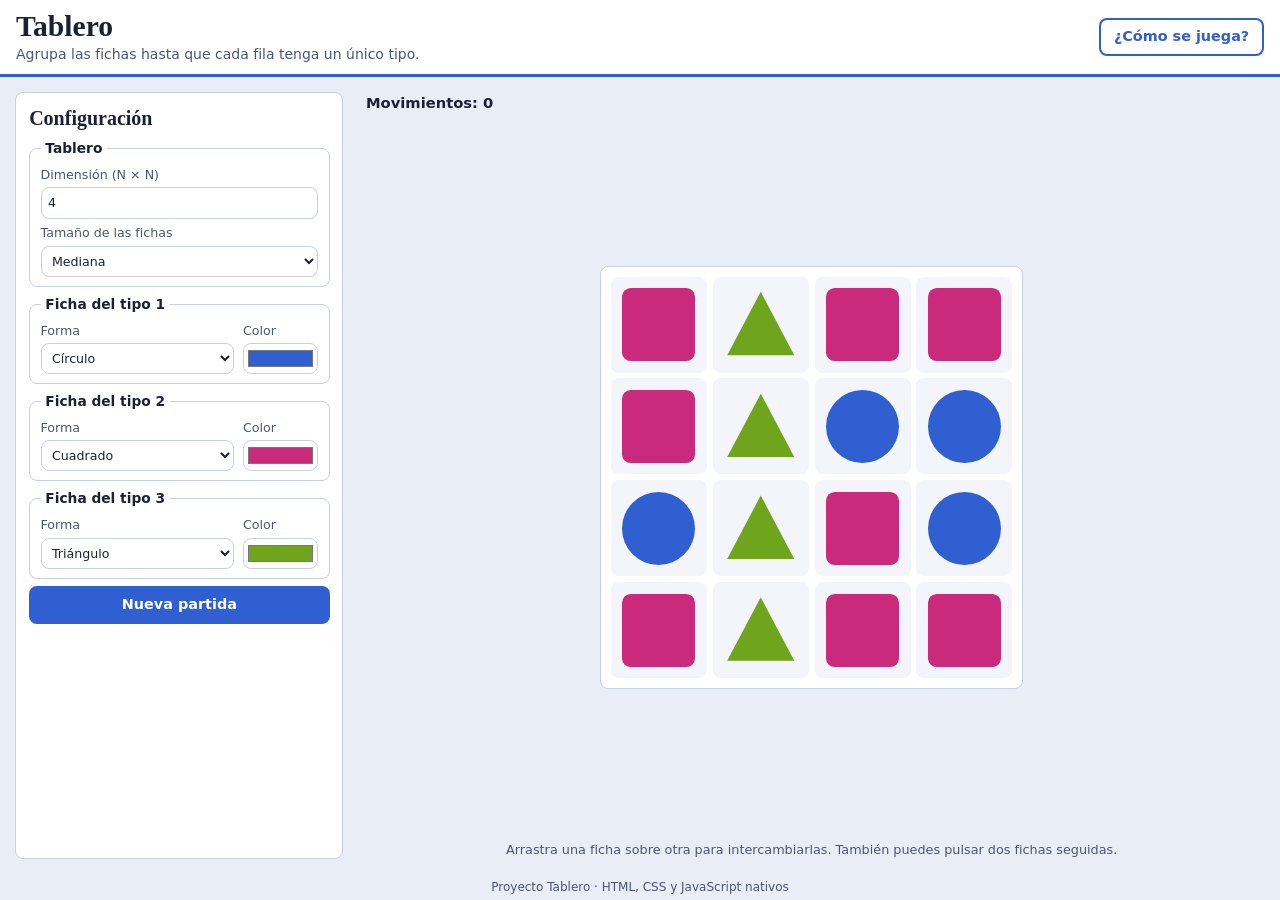
<file: index.html>
<!DOCTYPE html>
<html lang="es">
<head>
  <meta charset="UTF-8">
  <meta name="viewport" content="width=device-width, initial-scale=1.0">
  <title>Tablero · Juego de fichas</title>
  <link rel="stylesheet" href="css/base.css">
  <link rel="stylesheet" href="css/layout.css">
  <link rel="stylesheet" href="css/components.css">
</head>
<body>
  <header class="cabecera">
    <div>
      <h1>Tablero</h1>
      <p class="cabecera__lema">Agrupa las fichas hasta que cada fila tenga un único tipo.</p>
    </div>
    <div class="cabecera__acciones">
      <button type="button" class="boton boton--secundario cabecera__ajustes"
              data-accion="ajustes" aria-controls="panel-ajustes" aria-expanded="false">Ajustes</button>
      <button type="button" class="boton boton--secundario" data-accion="ayuda">¿Cómo se juega?</button>
    </div>
  </header>

  <main class="juego">
    <aside class="panel" id="panel-ajustes" data-panel="ajustes" data-abierto="false" data-vista="tablero" aria-labelledby="titulo-config">
      <div class="panel__cabecera">
        <h2 id="titulo-config">Configuración</h2>
        <button type="button" class="boton boton--secundario panel__cerrar" data-accion="cerrar-ajustes" aria-label="Cerrar ajustes">✕</button>
      </div>
      <div class="panel__pestanas" role="group" aria-label="Tipo de ajustes">
        <button type="button" class="boton" data-accion="tab-ajustes-tablero" aria-selected="true">Tablero</button>
        <button type="button" class="boton" data-accion="tab-ajustes-fichas" aria-selected="false">Fichas</button>
      </div>

      <form class="formulario" data-formulario="config" novalidate>
        <fieldset class="formulario__grupo">
          <legend>Tablero</legend>
          <label class="campo">
            <span>Dimensión (N × N)</span>
            <input type="number" name="dimension" min="3" max="10" value="4" inputmode="numeric">
          </label>
          <label class="campo">
            <span>Tamaño de las fichas</span>
            <select name="tamano">
              <option value="pequena">Pequeña</option>
              <option value="mediana" selected>Mediana</option>
              <option value="grande">Grande</option>
            </select>
          </label>
        </fieldset>

        <fieldset class="formulario__grupo">
          <legend>Ficha del tipo 1</legend>
          <div class="campo-doble">
            <label class="campo">
              <span>Forma</span>
              <select name="forma-0" data-tipo="0">
                <option value="circulo" selected>Círculo</option>
                <option value="cuadrado">Cuadrado</option>
                <option value="triangulo">Triángulo</option>
                <option value="rombo">Rombo</option>
                <option value="hexagono">Hexágono</option>
                <option value="estrella">Estrella</option>
              </select>
            </label>
            <label class="campo">
              <span>Color</span>
              <input type="color" name="color-0" value="#2f5fd0">
            </label>
          </div>
        </fieldset>

        <fieldset class="formulario__grupo">
          <legend>Ficha del tipo 2</legend>
          <div class="campo-doble">
            <label class="campo">
              <span>Forma</span>
              <select name="forma-1" data-tipo="1">
                <option value="circulo">Círculo</option>
                <option value="cuadrado" selected>Cuadrado</option>
                <option value="triangulo">Triángulo</option>
                <option value="rombo">Rombo</option>
                <option value="hexagono">Hexágono</option>
                <option value="estrella">Estrella</option>
              </select>
            </label>
            <label class="campo">
              <span>Color</span>
              <input type="color" name="color-1" value="#c92a7c">
            </label>
          </div>
        </fieldset>

        <fieldset class="formulario__grupo">
          <legend>Ficha del tipo 3</legend>
          <div class="campo-doble">
            <label class="campo">
              <span>Forma</span>
              <select name="forma-2" data-tipo="2">
                <option value="circulo">Círculo</option>
                <option value="cuadrado">Cuadrado</option>
                <option value="triangulo" selected>Triángulo</option>
                <option value="rombo">Rombo</option>
                <option value="hexagono">Hexágono</option>
                <option value="estrella">Estrella</option>
              </select>
            </label>
            <label class="campo">
              <span>Color</span>
              <input type="color" name="color-2" value="#6fa51c">
            </label>
          </div>
        </fieldset>

        <p class="formulario__error" data-error role="alert"></p>
        <button type="button" class="boton" data-accion="nueva">Nueva partida</button>
      </form>
    </aside>

    <section class="zona-tablero" aria-labelledby="titulo-tablero">
      <h2 id="titulo-tablero" class="visualmente-oculto">Tablero de juego</h2>
      <div class="marcador">
        <p>Movimientos: <output data-marcador="movimientos">0</output></p>
        <p class="marcador__mensaje" data-mensaje role="status"></p>
      </div>
      <div class="zona-tablero__area" data-area-tablero>
        <div class="tablero" data-tablero></div>
      </div>
      <p class="zona-tablero__pista">Arrastra una ficha sobre otra para intercambiarlas. También puedes pulsar dos fichas seguidas.</p>
    </section>
  </main>

  <button type="button" class="ajustes-fondo" data-accion="cerrar-ajustes" data-fondo-ajustes data-abierto="false" aria-label="Cerrar panel de ajustes"></button>

  <footer class="pie">
    <p>Proyecto Tablero · HTML, CSS y JavaScript nativos</p>
  </footer>

  <dialog class="dialogo" data-dialogo="ayuda" aria-labelledby="titulo-ayuda">
    <h2 id="titulo-ayuda">Mecánica del juego</h2>
    <dl class="dialogo__lista">
      <dt>Comienzo</dt>
      <dd>El tablero se reparte al azar con fichas elegidas para que el juego siempre tenga solución.</dd>
      <dt>Movimiento</dt>
      <dd>Intercambia las fichas de dos celdas arrastrando una sobre otra.</dd>
      <dt>Fin</dt>
      <dd>La partida termina cuando cada fila contiene fichas del mismo tipo.</dd>
      <dt>Cambios de configuración</dt>
      <dd>Si cambias la dimensión, el tamaño o el aspecto de las fichas, empieza una partida nueva.</dd>
    </dl>
    <form method="dialog">
      <button class="boton">Entendido</button>
    </form>
  </dialog>
  <!-- Scripts clásicos en orden MVC: modelo, vista, controlador y arranque.
       Así la página funciona también abriendo index.html con doble clic. -->
  <script src="js/model/Configuracion.js"></script>
  <script src="js/model/Tablero.js"></script>
  <script src="js/view/TableroView.js"></script>
  <script src="js/controller/JuegoController.js"></script>
  <script src="js/main.js"></script>
</body>
</html>
</file>
<file: css/base.css>
/* ==========================================================
   BASE: reinicio + sistema de diseño (cromático, tipográfico, espacial)
   ========================================================== */

/* DISEÑO CROMÁTICO — esquema triádico.
   Tres tonos equidistantes (azul 220°, magenta 330°, verde 90°) que son
   también los colores por defecto de las tres fichas. Los neutros son un
   gris azulado frío para que los tres tonos destaquen por igual. */
:root {
  --color-primario: #2f5fd0;
  --color-secundario: #c92a7c;
  --color-terciario: #6fa51c;

  --fondo: #e9edf5;
  --superficie: #ffffff;
  --superficie-suave: #f3f5fa;
  --borde: #c9d0e0;
  --texto: #1b2133;
  --texto-suave: #4d566e;

  /* DISEÑO TIPOGRÁFICO — dos fuentes contrastadas:
     serif (títulos, carácter) frente a sans del sistema (interfaz, legibilidad).
     Escala modular de razón ~1.25. */
  --fuente-titulo: Georgia, "Times New Roman", serif;
  --fuente-texto: system-ui, -apple-system, "Segoe UI", Roboto, sans-serif;
  --texto-s: 0.875rem;
  --texto-m: 1rem;
  --texto-l: 1.25rem;
  --texto-xl: 2rem;

  /* DISEÑO ESPACIAL — rem como unidad base y escala de múltiplos de 0.25rem.
     Gestalt: proximidad (campos relacionados juntos, grupos separados)
     y cierre (cada grupo en su fieldset con borde). */
  --esp-1: 0.25rem;
  --esp-2: 0.5rem;
  --esp-3: 1rem;
  --esp-4: 1.5rem;
  --esp-5: 2.5rem;
  --radio: 0.5rem;
}

*, *::before, *::after { box-sizing: border-box; }

body {
  margin: 0;
  background: var(--fondo);
  color: var(--texto);
  font-family: var(--fuente-texto);
  font-size: var(--texto-m);
  line-height: 1.5;
}

h1, h2 {
  margin: 0;
  font-family: var(--fuente-titulo);
  font-weight: 700;
  line-height: 1.2;
}
h1 { font-size: var(--texto-xl); }
h2 { font-size: var(--texto-l); }

p { margin: 0; }

.visualmente-oculto {
  position: absolute;
  width: 1px;
  height: 1px;
  overflow: hidden;
  clip-path: inset(50%);
  white-space: nowrap;
}

:focus-visible {
  outline: 3px solid var(--color-primario);
  outline-offset: 2px;
}
</file>
<file: css/layout.css>
/* ==========================================================
   LAYOUT: la pantalla completa es el área de juego.
   Grid distribuye cabecera / contenido / pie y panel / tablero.
   Flexbox organiza cabecera y controles. No hay scroll de página.
   ========================================================== */

html, body { height: 100%; }

body {
  display: grid;
  grid-template-rows: auto minmax(0, 1fr) auto;
  height: 100vh;
  height: 100dvh;
  min-height: 0;
  overflow: hidden;
}

.cabecera {
  display: flex;
  align-items: center;
  justify-content: space-between;
  gap: var(--esp-2);
  padding: 0.55rem 1rem;
  background: var(--superficie);
  border-bottom: 3px solid var(--color-primario);
}

.cabecera h1 { font-size: clamp(1.4rem, 2.4vw, 1.85rem); }
.cabecera__lema { color: var(--texto-suave); font-size: var(--texto-s); }
.cabecera__acciones { display: flex; gap: var(--esp-2); flex-shrink: 0; }

.juego {
  display: grid;
  grid-template-columns: clamp(17rem, 27vw, 20.5rem) minmax(0, 1fr);
  gap: clamp(0.5rem, 1.2vw, 1rem);
  align-items: stretch;
  min-height: 0;
  min-width: 0;
  padding: clamp(0.5rem, 1.2vw, 1rem);
  overflow: hidden;
}

.panel {
  display: flex;
  flex-direction: column;
  gap: 0.5rem;
  min-height: 0;
  min-width: 0;
  padding: clamp(0.55rem, 1vw, 0.85rem);
  background: var(--superficie);
  border-radius: var(--radio);
  border: 1px solid var(--borde);
}
.panel__cabecera { display: flex; align-items: center; justify-content: space-between; }
/* Selectores más específicos que .boton para ocultar controles móviles en PC. */
.panel .panel__cerrar, .cabecera .cabecera__ajustes,
.panel__pestanas, .ajustes-fondo { display: none; }

.zona-tablero {
  display: grid;
  grid-template-rows: auto minmax(0, 1fr) auto;
  gap: clamp(0.35rem, 1vh, 0.75rem);
  min-height: 0;
  min-width: 0;
  overflow: hidden;
}

/* Contenedor medible: JS adapta la celda al ANCHO y al ALTO disponibles. */
.zona-tablero__area {
  display: grid;
  place-items: center;
  min-width: 0;
  min-height: 0;
  width: 100%;
  height: 100%;
  padding: 0.35rem;
  overflow: hidden;
}

.pie {
  padding: 0.3rem 0.75rem;
  color: var(--texto-suave);
  font-size: 0.75rem;
  line-height: 1.3;
  text-align: center;
}

/* Pantallas de poca altura: densidad mayor, sin reducir controles a tamaño ilegible. */
@media (max-height: 720px) and (min-width: 761px) {
  .cabecera { padding-block: 0.35rem; }
  .cabecera__lema { display: none; }
  .juego { padding: 0.45rem; }
  .panel { gap: 0.3rem; padding: 0.45rem; }
  .zona-tablero__pista { font-size: 0.75rem; }
}

/* En móvil, el tablero utiliza toda la pantalla; los ajustes son un panel
   superpuesto con pestañas para acceder a TODOS los campos sin scroll. */
@media (max-width: 760px), (max-height: 540px) {
  .cabecera { padding: 0.45rem 0.65rem; }
  .cabecera__lema { display: none; }
  .cabecera__acciones .boton { padding: 0.4rem 0.6rem; font-size: 0.82rem; }
  .cabecera .cabecera__ajustes { display: inline-flex; align-items: center; }
  .juego { display: block; padding: 0.45rem; }
  .zona-tablero { height: 100%; }

  .panel { display: none; }
  .panel[data-abierto="true"] {
    position: fixed;
    z-index: 21;
    top: 50%;
    left: 50%;
    transform: translate(-50%, -50%);
    display: flex;
    width: min(96vw, 29rem);
    max-height: calc(100dvh - 1rem);
    padding: 0.7rem;
    gap: 0.5rem;
    box-shadow: 0 1rem 3rem rgb(27 33 51 / 0.25);
  }
  .panel .panel__cerrar { display: inline-flex; }
  .panel__pestanas { display: grid; grid-template-columns: 1fr 1fr; gap: 0.4rem; }
  .panel__pestanas button[aria-selected="true"] {
    background: var(--color-primario);
    color: #fff;
  }
  .panel__pestanas button[aria-selected="false"] {
    background: var(--superficie-suave);
    color: var(--texto);
    border-color: var(--borde);
  }
  .panel[data-vista="tablero"] .formulario__grupo:not(:first-child) { display: none; }
  .panel[data-vista="fichas"] .formulario__grupo:first-child { display: none; }
  .panel[data-vista="fichas"] .formulario {
    display: grid;
    grid-template-columns: repeat(3, minmax(0, 1fr));
    align-items: start;
  }
  .panel[data-vista="fichas"] .formulario__grupo { padding: 0.4rem; min-width: 0; }
  .panel[data-vista="fichas"] .formulario__grupo legend { font-size: 0.76rem; padding-inline: 0; }
  .panel[data-vista="fichas"] .campo-doble { flex-direction: column; gap: 0.35rem; }
  .panel[data-vista="fichas"] .formulario__error,
  .panel[data-vista="fichas"] .formulario > .boton { grid-column: 1 / -1; }
  .ajustes-fondo[data-abierto="true"] {
    display: block;
    position: fixed;
    inset: 0;
    z-index: 20;
    border: 0;
    background: rgb(27 33 51 / 0.48);
    cursor: pointer;
  }
}

@media (max-height: 520px) {
  .pie, .zona-tablero__pista { display: none; }
  .cabecera { padding-block: 0.25rem; }
}
</file>
<file: css/components.css>
/* ==========================================================
   COMPONENTES: controles y tablero adaptables al espacio disponible.
   El tablero sigue utilizando CSS Grid, Drag & Drop y ayudas position.
   ========================================================== */

/* ---------- Botones ---------- */
.boton {
  display: inline-flex;
  align-items: center;
  justify-content: center;
  min-height: 2.2rem;
  padding: 0.4rem 0.8rem;
  border: 2px solid var(--color-primario);
  border-radius: var(--radio);
  background: var(--color-primario);
  color: #fff;
  font: inherit;
  font-size: 0.9rem;
  font-weight: 600;
  cursor: pointer;
}
.boton:hover { background: #244ba8; border-color: #244ba8; }
.boton--secundario { background: transparent; color: var(--color-primario); }
.boton--secundario:hover { background: var(--superficie-suave); color: #244ba8; }

/* ---------- Formulario compacto ---------- */
.formulario {
  display: flex;
  flex-direction: column;
  gap: 0.45rem;
  min-width: 0;
}
.formulario__grupo {
  display: flex;
  flex-direction: column;
  gap: 0.35rem;
  margin: 0;
  min-width: 0;
  padding: 0.45rem 0.65rem 0.55rem;
  border: 1px solid var(--borde);
  border-radius: var(--radio);
}
.formulario__grupo legend { padding-inline: 0.3rem; font-weight: 600; font-size: 0.86rem; }
.formulario__error:empty { display: none; }
.formulario__error:not(:empty) {
  position: fixed;
  z-index: 30;
  bottom: 2.5rem;
  left: 50%;
  transform: translateX(-50%);
  width: min(90vw, 32rem);
  padding: 0.65rem 0.9rem;
  border: 1px solid var(--color-secundario);
  border-radius: var(--radio);
  box-shadow: 0 4px 18px rgb(27 33 51 / 0.15);
  background: var(--superficie);
  color: var(--color-secundario);
  font-size: var(--texto-s);
  text-align: center;
}
.campo {
  display: flex;
  flex-direction: column;
  gap: 0.15rem;
  flex: 1;
  min-width: 0;
  font-size: 0.79rem;
  color: var(--texto-suave);
}
.campo-doble { display: flex; gap: 0.55rem; min-width: 0; }
.campo-doble .campo:last-child { flex: 0 0 4.7rem; }
.campo input, .campo select {
  width: 100%;
  min-width: 0;
  min-height: 1.95rem;
  padding: 0.2rem 0.4rem;
  border: 1px solid var(--borde);
  border-radius: var(--radio);
  background: var(--superficie);
  color: var(--texto);
  font: inherit;
}
.campo input[type="color"] { padding: 2px; cursor: pointer; }
.formulario > .boton { width: 100%; }

/* ---------- Marcador y pista ---------- */
.marcador {
  display: flex;
  flex-wrap: wrap;
  align-items: baseline;
  justify-content: space-between;
  gap: 0.3rem 0.8rem;
  padding-inline: 0.45rem;
  font-size: 0.92rem;
  font-weight: 600;
}
.marcador__mensaje { color: #3f6310; }
.zona-tablero__pista {
  padding-inline: 0.45rem;
  color: var(--texto-suave);
  font-size: 0.8rem;
  text-align: center;
}

/* ---------- Tablero ----------
   --n: dimensión; --celda: lado calculado por la vista según el contenedor.
   La elección de tamaño cambia la proporción de la ficha dentro de la celda,
   no el área total del tablero. Así nunca desborda la pantalla. */
.tablero {
  --n: 4;
  --celda: 60px;
  --separacion: clamp(3px, 0.65vmin, 8px);
  --proporcion-ficha: 0.76;
  --ficha: calc(var(--celda) * var(--proporcion-ficha));
  display: grid;
  grid-template-columns: repeat(var(--n), var(--celda));
  gap: var(--separacion);
  width: max-content;
  max-width: 100%;
  height: max-content;
  margin: auto;
  padding: clamp(5px, 1.1vmin, 12px);
  background: var(--superficie);
  border: 1px solid var(--borde);
  border-radius: var(--radio);
}
.tablero[data-tamano="pequena"] { --proporcion-ficha: 0.58; }
.tablero[data-tamano="mediana"] { --proporcion-ficha: 0.76; }
.tablero[data-tamano="grande"] { --proporcion-ficha: 0.93; }
.tablero[data-estado="completo"] { border-color: var(--color-terciario); border-width: 3px; }

/* ---------- Celda y ayudas visuales posicionadas ---------- */
.celda {
  position: relative;
  display: grid;
  place-items: center;
  width: var(--celda);
  height: var(--celda);
  background: var(--superficie-suave);
  border-radius: var(--radio);
  outline: 3px solid transparent;
  outline-offset: -3px;
}
.celda:focus-within { outline-color: var(--color-primario); }
.celda[data-estado="seleccionada"] { outline-color: var(--color-secundario); }
.celda[data-fila-completa] { background: #e6f0d2; }
.celda[data-fila-completa]::before {
  content: "✓";
  position: absolute;
  top: 1px;
  right: 3px;
  color: #3f6310;
  font-size: clamp(0.55rem, 1vw, 0.8rem);
  font-weight: 700;
}
.celda[data-estado="destino"] { outline-color: var(--color-primario); background: #dbe4fa; }
.celda[data-estado="destino"]::after {
  content: "Intercambiar";
  position: absolute;
  bottom: calc(100% + 0.2rem);
  left: 50%;
  translate: -50% 0;
  z-index: 2;
  padding: 0.2rem 0.4rem;
  border-radius: var(--esp-1);
  background: var(--texto);
  color: #fff;
  font-size: 0.72rem;
  white-space: nowrap;
  pointer-events: none;
}
/* En la primera fila, el aviso se sitúa hacia dentro del tablero. */
.celda[data-fila="0"][data-estado="destino"]::after {
  bottom: auto;
  top: calc(100% + 0.2rem);
}

/* ---------- Fichas ---------- */
.ficha {
  width: var(--ficha);
  height: var(--ficha);
  background: var(--color);
  cursor: grab;
  outline: none;
}
.ficha:active { cursor: grabbing; }
.ficha[data-arrastrando] { opacity: 0.4; }
.tablero[data-estado="completo"] .ficha { cursor: default; }
.ficha[data-forma="circulo"] { border-radius: 50%; }
.ficha[data-forma="cuadrado"] { border-radius: 12%; }
.ficha[data-forma="triangulo"] { clip-path: polygon(50% 5%, 96% 92%, 4% 92%); }
.ficha[data-forma="rombo"] { clip-path: polygon(50% 0, 100% 50%, 50% 100%, 0 50%); }
.ficha[data-forma="hexagono"] { clip-path: polygon(25% 5%, 75% 5%, 100% 50%, 75% 95%, 25% 95%, 0 50%); }
.ficha[data-forma="estrella"] {
  clip-path: polygon(50% 0%, 61% 35%, 98% 35%, 68% 57%, 79% 91%, 50% 70%, 21% 91%, 32% 57%, 2% 35%, 39% 35%);
}

/* ---------- Diálogo de ayuda ---------- */
.dialogo {
  max-width: min(32rem, 94vw);
  max-height: 92dvh;
  overflow: auto;
  padding: var(--esp-4);
  border: 1px solid var(--borde);
  border-radius: var(--radio);
  color: var(--texto);
}
.dialogo::backdrop { background: rgb(27 33 51 / 0.55); }
.dialogo__lista { margin: var(--esp-3) 0; }
.dialogo__lista dt { margin-top: var(--esp-3); font-weight: 700; }
.dialogo__lista dd { margin: 0; color: var(--texto-suave); }

@media (max-height: 720px) and (min-width: 761px) {
  .formulario { gap: 0.25rem; }
  .formulario__grupo { padding-block: 0.25rem; gap: 0.15rem; }
  .campo input, .campo select { min-height: 1.7rem; }
  .boton { min-height: 1.8rem; padding-block: 0.2rem; }
}
@media (max-width: 760px), (max-height: 540px) {
  .panel[data-vista="fichas"] .campo-doble .campo:last-child { flex: 1; }
  .panel__pestanas .boton { min-height: 2rem; }
  .panel__cerrar { padding: 0.15rem 0.55rem; }
}
@media (prefers-reduced-motion: no-preference) {
  .ficha { transition: opacity 0.15s; }
}
</file>
